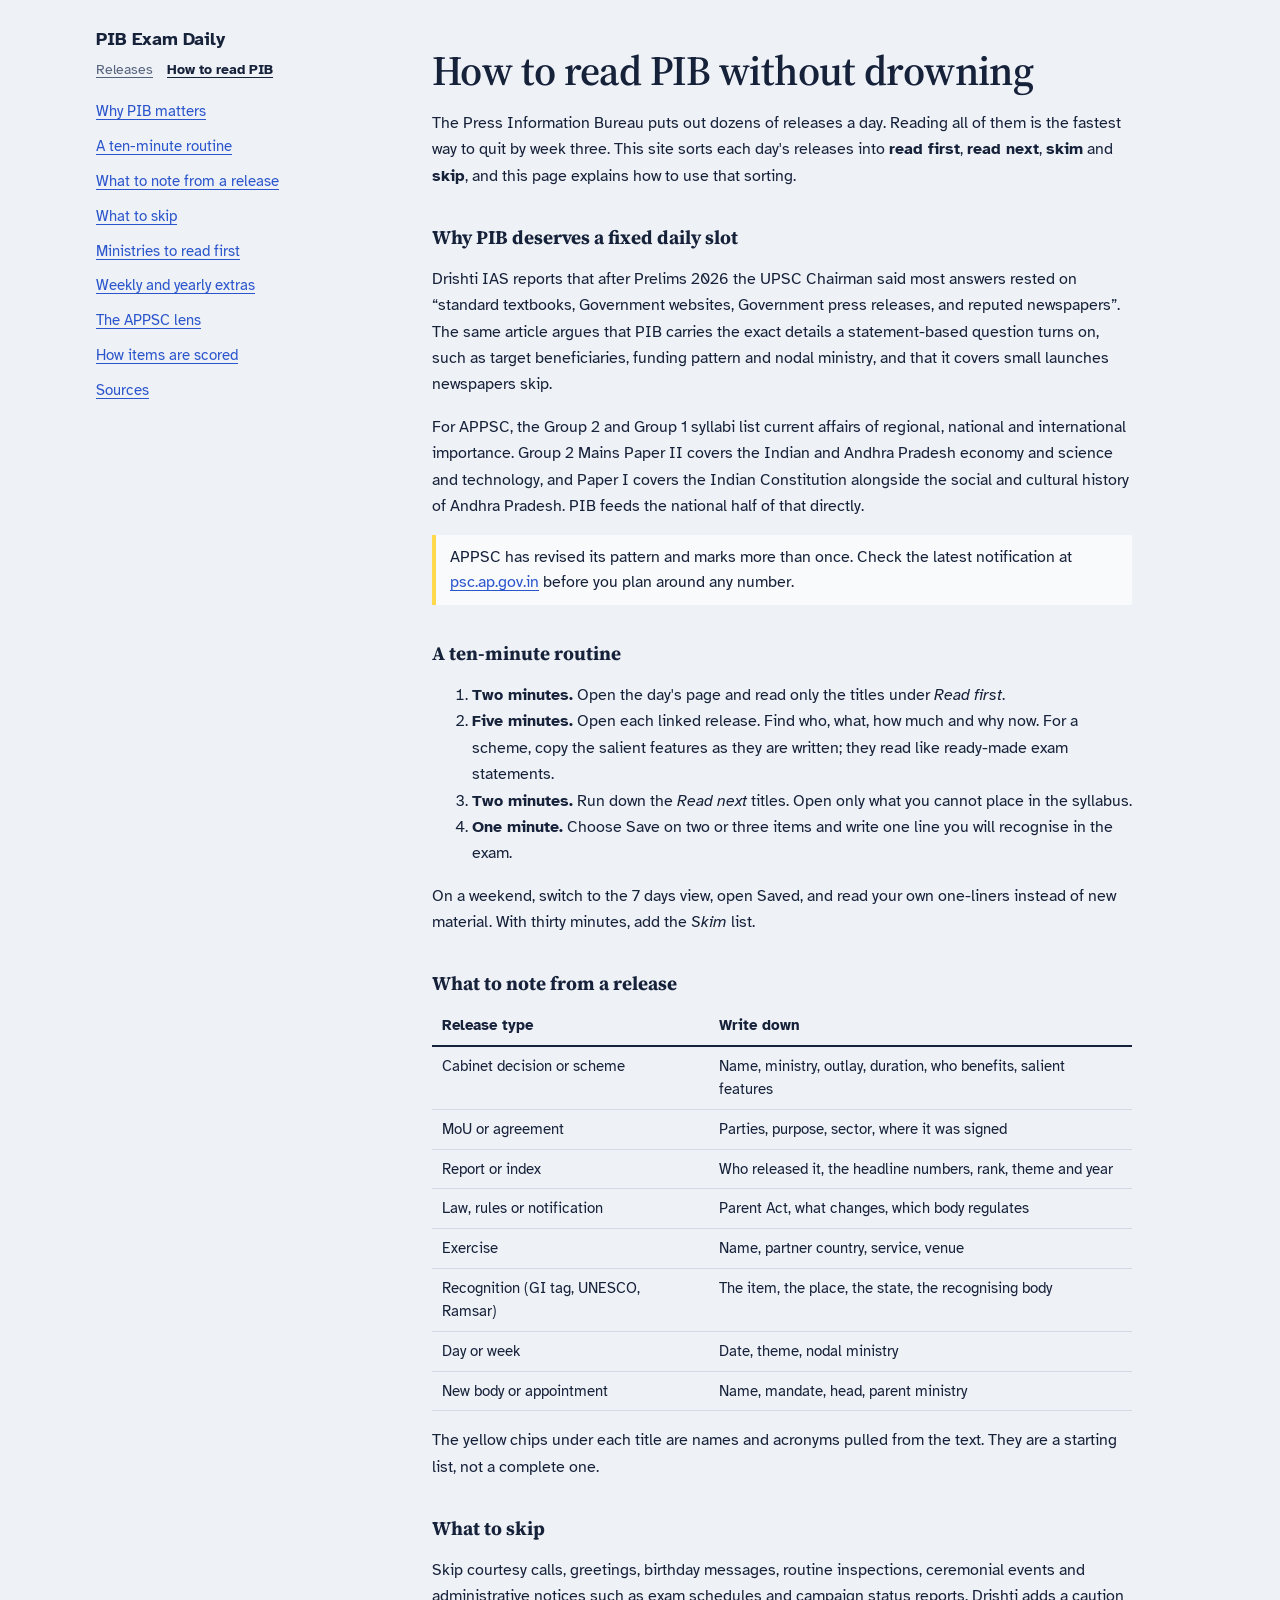
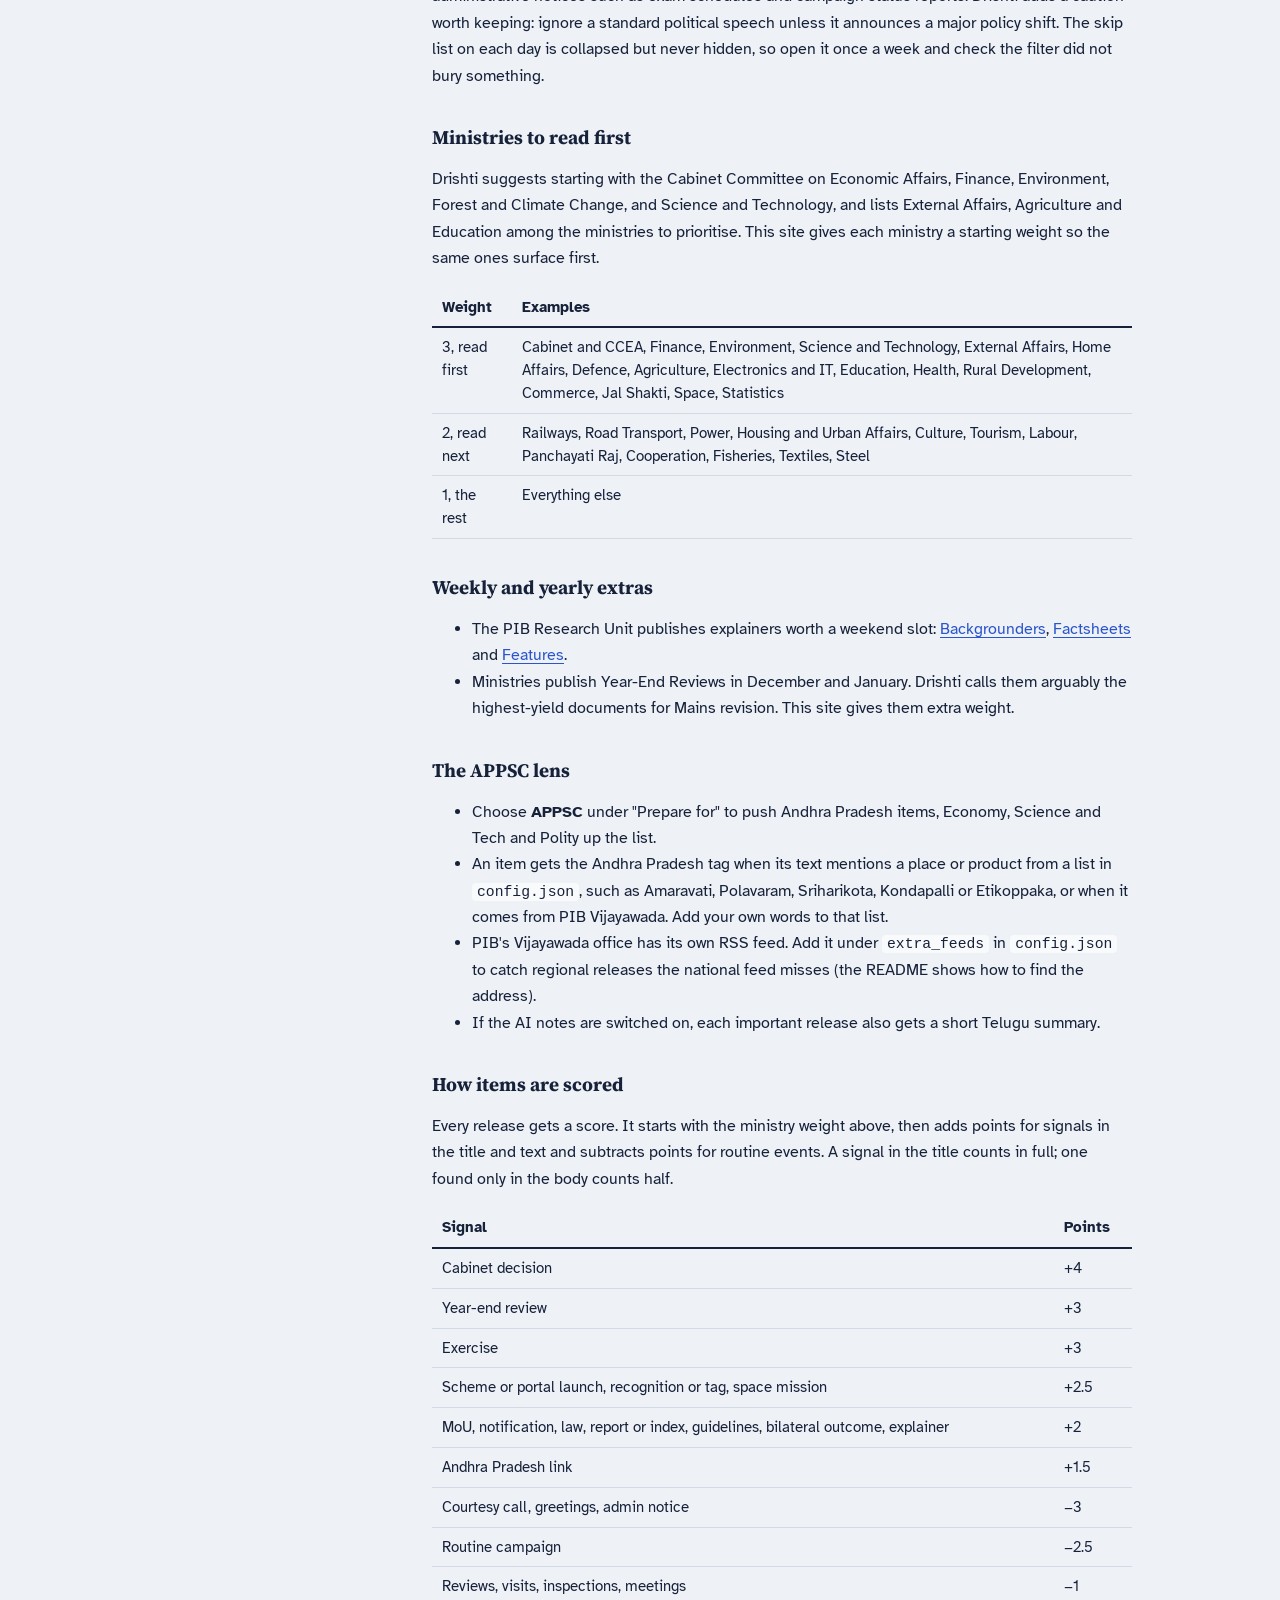
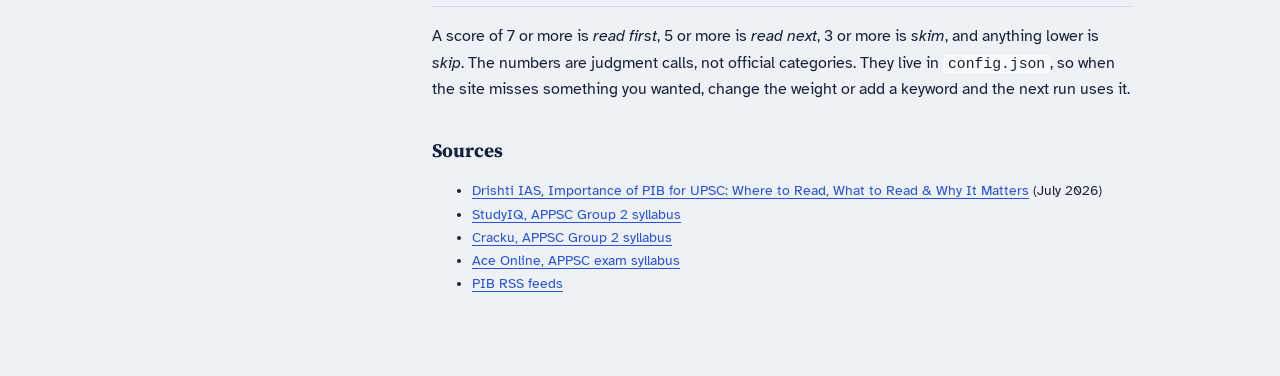
<file: guide.html>
<!doctype html>
<html lang="en">
<head>
  <meta charset="utf-8">
  <meta name="viewport" content="width=device-width, initial-scale=1">
  <title>How to read PIB | PIB Exam Daily</title>
  <meta name="description" content="A ten-minute daily routine for reading Press Information Bureau releases for UPSC and APPSC Group 1 and 2, with what to note and what to skip.">
  <link rel="preconnect" href="https://fonts.googleapis.com">
  <link rel="preconnect" href="https://fonts.gstatic.com" crossorigin>
  <link rel="stylesheet" href="https://fonts.googleapis.com/css2?family=Atkinson+Hyperlegible:wght@400;700&family=Noto+Sans+Telugu:wght@400;700&family=Source+Serif+4:opsz,wght@8..60,500;8..60,600&display=swap">
  <link rel="stylesheet" href="style.css">
  <link rel="icon" href="data:image/svg+xml,%3Csvg xmlns='http://www.w3.org/2000/svg' viewBox='0 0 32 32'%3E%3Ccircle cx='16' cy='16' r='13' fill='none' stroke='%2316213a' stroke-width='3'/%3E%3Ccircle cx='16' cy='16' r='7' fill='%23ffd84d'/%3E%3C/svg%3E">
</head>
<body>
<div class="shell">
  <aside class="rail">
    <div class="brand">
      <h1>PIB Exam Daily</h1>
      <nav aria-label="Pages">
        <a href="./">Releases</a>
        <a href="guide.html" aria-current="page">How to read PIB</a>
      </nav>
    </div>
    <nav class="controls" aria-label="On this page" style="margin-top:20px;font-size:0.92rem">
      <a href="#why">Why PIB matters</a>
      <a href="#routine">A ten-minute routine</a>
      <a href="#note">What to note from a release</a>
      <a href="#skip">What to skip</a>
      <a href="#ministries">Ministries to read first</a>
      <a href="#weekly">Weekly and yearly extras</a>
      <a href="#appsc">The APPSC lens</a>
      <a href="#scoring">How items are scored</a>
      <a href="#sources">Sources</a>
    </nav>
  </aside>

  <main class="main">
    <article class="prose">
      <h2>How to read PIB without drowning</h2>
      <p>The Press Information Bureau puts out dozens of releases a day. Reading all of them is the fastest way to quit by week three. This site sorts each day's releases into <b>read first</b>, <b>read next</b>, <b>skim</b> and <b>skip</b>, and this page explains how to use that sorting.</p>

      <h3 id="why">Why PIB deserves a fixed daily slot</h3>
      <p>Drishti IAS reports that after Prelims 2026 the UPSC Chairman said most answers rested on <q>standard textbooks, Government websites, Government press releases, and reputed newspapers</q>. The same article argues that PIB carries the exact details a statement-based question turns on, such as target beneficiaries, funding pattern and nodal ministry, and that it covers small launches newspapers skip.</p>
      <p>For APPSC, the Group 2 and Group 1 syllabi list current affairs of regional, national and international importance. Group 2 Mains Paper II covers the Indian and Andhra Pradesh economy and science and technology, and Paper I covers the Indian Constitution alongside the social and cultural history of Andhra Pradesh. PIB feeds the national half of that directly.</p>
      <div class="callout">APPSC has revised its pattern and marks more than once. Check the latest notification at <a href="https://psc.ap.gov.in/" target="_blank" rel="noopener">psc.ap.gov.in</a> before you plan around any number.</div>

      <h3 id="routine">A ten-minute routine</h3>
      <ol>
        <li><b>Two minutes.</b> Open the day's page and read only the titles under <i>Read first</i>.</li>
        <li><b>Five minutes.</b> Open each linked release. Find who, what, how much and why now. For a scheme, copy the salient features as they are written; they read like ready-made exam statements.</li>
        <li><b>Two minutes.</b> Run down the <i>Read next</i> titles. Open only what you cannot place in the syllabus.</li>
        <li><b>One minute.</b> Choose Save on two or three items and write one line you will recognise in the exam.</li>
      </ol>
      <p>On a weekend, switch to the 7 days view, open Saved, and read your own one-liners instead of new material. With thirty minutes, add the <i>Skim</i> list.</p>

      <h3 id="note">What to note from a release</h3>
      <table>
        <thead><tr><th>Release type</th><th>Write down</th></tr></thead>
        <tbody>
          <tr><td>Cabinet decision or scheme</td><td>Name, ministry, outlay, duration, who benefits, salient features</td></tr>
          <tr><td>MoU or agreement</td><td>Parties, purpose, sector, where it was signed</td></tr>
          <tr><td>Report or index</td><td>Who released it, the headline numbers, rank, theme and year</td></tr>
          <tr><td>Law, rules or notification</td><td>Parent Act, what changes, which body regulates</td></tr>
          <tr><td>Exercise</td><td>Name, partner country, service, venue</td></tr>
          <tr><td>Recognition (GI tag, UNESCO, Ramsar)</td><td>The item, the place, the state, the recognising body</td></tr>
          <tr><td>Day or week</td><td>Date, theme, nodal ministry</td></tr>
          <tr><td>New body or appointment</td><td>Name, mandate, head, parent ministry</td></tr>
        </tbody>
      </table>
      <p>The yellow chips under each title are names and acronyms pulled from the text. They are a starting list, not a complete one.</p>

      <h3 id="skip">What to skip</h3>
      <p>Skip courtesy calls, greetings, birthday messages, routine inspections, ceremonial events and administrative notices such as exam schedules and campaign status reports. Drishti adds a caution worth keeping: ignore a standard political speech unless it announces a major policy shift. The skip list on each day is collapsed but never hidden, so open it once a week and check the filter did not bury something.</p>

      <h3 id="ministries">Ministries to read first</h3>
      <p>Drishti suggests starting with the Cabinet Committee on Economic Affairs, Finance, Environment, Forest and Climate Change, and Science and Technology, and lists External Affairs, Agriculture and Education among the ministries to prioritise. This site gives each ministry a starting weight so the same ones surface first.</p>
      <table>
        <thead><tr><th>Weight</th><th>Examples</th></tr></thead>
        <tbody>
          <tr><td>3, read first</td><td>Cabinet and CCEA, Finance, Environment, Science and Technology, External Affairs, Home Affairs, Defence, Agriculture, Electronics and IT, Education, Health, Rural Development, Commerce, Jal Shakti, Space, Statistics</td></tr>
          <tr><td>2, read next</td><td>Railways, Road Transport, Power, Housing and Urban Affairs, Culture, Tourism, Labour, Panchayati Raj, Cooperation, Fisheries, Textiles, Steel</td></tr>
          <tr><td>1, the rest</td><td>Everything else</td></tr>
        </tbody>
      </table>

      <h3 id="weekly">Weekly and yearly extras</h3>
      <ul>
        <li>The PIB Research Unit publishes explainers worth a weekend slot: <a href="https://pib.gov.in/ViewBackgrounder.aspx?MenuId=473" target="_blank" rel="noopener">Backgrounders</a>, <a href="https://pib.gov.in/AllFactsheet.aspx?MenuId=472" target="_blank" rel="noopener">Factsheets</a> and <a href="https://pib.gov.in/ViewFeatures.aspx?MenuId=471" target="_blank" rel="noopener">Features</a>.</li>
        <li>Ministries publish Year-End Reviews in December and January. Drishti calls them arguably the highest-yield documents for Mains revision. This site gives them extra weight.</li>
      </ul>

      <h3 id="appsc">The APPSC lens</h3>
      <ul>
        <li>Choose <b>APPSC</b> under "Prepare for" to push Andhra Pradesh items, Economy, Science and Tech and Polity up the list.</li>
        <li>An item gets the Andhra Pradesh tag when its text mentions a place or product from a list in <code>config.json</code>, such as Amaravati, Polavaram, Sriharikota, Kondapalli or Etikoppaka, or when it comes from PIB Vijayawada. Add your own words to that list.</li>
        <li>PIB's Vijayawada office has its own RSS feed. Add it under <code>extra_feeds</code> in <code>config.json</code> to catch regional releases the national feed misses (the README shows how to find the address).</li>
        <li>If the AI notes are switched on, each important release also gets a short Telugu summary.</li>
      </ul>

      <h3 id="scoring">How items are scored</h3>
      <p>Every release gets a score. It starts with the ministry weight above, then adds points for signals in the title and text and subtracts points for routine events. A signal in the title counts in full; one found only in the body counts half.</p>
      <table>
        <thead><tr><th>Signal</th><th>Points</th></tr></thead>
        <tbody>
          <tr><td>Cabinet decision</td><td>+4</td></tr>
          <tr><td>Year-end review</td><td>+3</td></tr>
          <tr><td>Exercise</td><td>+3</td></tr>
          <tr><td>Scheme or portal launch, recognition or tag, space mission</td><td>+2.5</td></tr>
          <tr><td>MoU, notification, law, report or index, guidelines, bilateral outcome, explainer</td><td>+2</td></tr>
          <tr><td>Andhra Pradesh link</td><td>+1.5</td></tr>
          <tr><td>Courtesy call, greetings, admin notice</td><td>&minus;3</td></tr>
          <tr><td>Routine campaign</td><td>&minus;2.5</td></tr>
          <tr><td>Reviews, visits, inspections, meetings</td><td>&minus;1</td></tr>
        </tbody>
      </table>
      <p>A score of 7 or more is <i>read first</i>, 5 or more is <i>read next</i>, 3 or more is <i>skim</i>, and anything lower is <i>skip</i>. The numbers are judgment calls, not official categories. They live in <code>config.json</code>, so when the site misses something you wanted, change the weight or add a keyword and the next run uses it.</p>

      <h3 id="sources">Sources</h3>
      <ul class="src">
        <li><a href="https://www.drishtiias.com/blog/why-pib-is-important-for-upsc-preparation-how-to-read-and-where-to-read" target="_blank" rel="noopener">Drishti IAS, Importance of PIB for UPSC: Where to Read, What to Read &amp; Why It Matters</a> (July 2026)</li>
        <li><a href="https://www.studyiq.com/articles/appsc-group-2-syllabus/" target="_blank" rel="noopener">StudyIQ, APPSC Group 2 syllabus</a></li>
        <li><a href="https://cracku.in/blog/appsc-group-2-syllabus-2018-pdf-download/" target="_blank" rel="noopener">Cracku, APPSC Group 2 syllabus</a></li>
        <li><a href="https://blog.ace.online/appsc-exam-syllabus" target="_blank" rel="noopener">Ace Online, APPSC exam syllabus</a></li>
        <li><a href="https://www.pib.gov.in/ViewRss.aspx?reg=3" target="_blank" rel="noopener">PIB RSS feeds</a></li>
      </ul>
    </article>
  </main>
</div>
</body>
</html>
</file>
<file: style.css>
/* PIB Exam Daily
   Design notes: a cool exam-hall paper, navy ink, one highlighter yellow reserved for "read first",
   and an OMR bubble as the read-tracker. Titles are set in a serif because they quote official text;
   everything we add (tags, notes, controls) is set in a hyperlegible sans. */

:root {
  --bg: #eef1f5;
  --surface: #f9fafc;
  --ink: #16213a;
  --muted: #55627d;
  --rule: #d3dae5;
  --marker: #ffd84d;
  --marker-ink: #3d3000;
  --pencil: #2a55cc;
  --ap: #0a7561;
  --skip: #7d889e;
  --danger: #b3261e;
  --focus: #2a55cc;
  --serif: "Source Serif 4", "Noto Serif", Georgia, serif;
  --sans: "Atkinson Hyperlegible", "Noto Sans Telugu", system-ui, -apple-system, "Segoe UI", sans-serif;
  --gutter: 16px;
  color-scheme: light;
}

@media (prefers-color-scheme: dark) {
  :root:not([data-theme="light"]) {
    --bg: #0f1526;
    --surface: #151c31;
    --ink: #e6ebf7;
    --muted: #9ba7c0;
    --rule: #26304b;
    --marker: #e6b712;
    --marker-ink: #1d1600;
    --pencil: #86a6ff;
    --ap: #3ccaa8;
    --skip: #7f8aa3;
    --danger: #ff8a80;
    --focus: #86a6ff;
    color-scheme: dark;
  }
}
:root[data-theme="dark"] {
  --bg: #0f1526;
  --surface: #151c31;
  --ink: #e6ebf7;
  --muted: #9ba7c0;
  --rule: #26304b;
  --marker: #e6b712;
  --marker-ink: #1d1600;
  --pencil: #86a6ff;
  --ap: #3ccaa8;
  --skip: #7f8aa3;
  --danger: #ff8a80;
  --focus: #86a6ff;
  color-scheme: dark;
}

* { box-sizing: border-box; }
html { -webkit-text-size-adjust: 100%; }
body {
  margin: 0;
  background: var(--bg);
  color: var(--ink);
  font: 16px/1.55 var(--sans);
}
a { color: var(--pencil); text-underline-offset: 3px; }
button { font: inherit; color: inherit; }
:focus-visible { outline: 3px solid var(--focus); outline-offset: 2px; border-radius: 4px; }
.sr { position: absolute; width: 1px; height: 1px; overflow: hidden; clip: rect(0 0 0 0); white-space: nowrap; }

/* ------------------------------------------------------------ shell */
.shell { display: block; max-width: 1120px; margin: 0 auto; padding: 0 var(--gutter) 64px; }

.rail { padding: 20px 0 8px; }
.brand { display: flex; align-items: baseline; justify-content: space-between; gap: 12px; }
.brand h1 { margin: 0; font: 700 1.15rem/1.2 var(--sans); letter-spacing: -0.01em; }
.brand nav { display: flex; gap: 14px; font-size: 0.9rem; }
.brand nav a { color: var(--muted); }
.brand nav a[aria-current="page"] { color: var(--ink); font-weight: 700; }

.days {
  display: flex; gap: 6px; overflow-x: auto; margin: 16px calc(var(--gutter) * -1) 0; padding: 4px var(--gutter) 10px;
  scroll-snap-type: x proximity; scrollbar-width: thin;
}
.day {
  flex: 0 0 auto; scroll-snap-align: start; min-width: 64px; padding: 8px 10px 9px; text-align: left; cursor: pointer;
  background: transparent; border: 1px solid var(--rule); border-radius: 8px; line-height: 1.2;
}
.day b { display: block; font-size: 1.05rem; }
.day span { display: block; color: var(--muted); font-size: 0.78rem; }
.day[aria-pressed="true"] { background: var(--ink); color: var(--bg); border-color: var(--ink); }
.day[aria-pressed="true"] span { color: inherit; opacity: 0.8; }
.day .dots { display: flex; gap: 3px; margin-top: 6px; }
.day .dots i { width: 7px; height: 7px; border-radius: 50%; border: 1.5px solid currentColor; opacity: 0.55; }
.day .dots i.on { background: var(--marker); border-color: var(--marker); opacity: 1; }

.controls { margin-top: 8px; display: grid; gap: 12px; }
.search input {
  width: 100%; padding: 10px 12px; border: 1px solid var(--rule); border-radius: 8px; background: var(--surface);
  color: var(--ink); font: inherit;
}
.seg { display: inline-flex; border: 1px solid var(--rule); border-radius: 8px; overflow: hidden; }
.seg button { padding: 7px 10px; background: transparent; border: 0; cursor: pointer; font-size: 0.88rem; color: var(--muted); white-space: nowrap; }
.seg button + button { border-left: 1px solid var(--rule); }
.seg button[aria-pressed="true"] { background: var(--ink); color: var(--bg); }
.row { display: flex; flex-wrap: wrap; gap: 10px 14px; align-items: center; }
.row label { font-size: 0.88rem; color: var(--muted); }
.chips { display: flex; flex-wrap: wrap; gap: 6px; }
.chip {
  padding: 4px 10px; border: 1px solid var(--rule); border-radius: 999px; background: transparent; cursor: pointer;
  font-size: 0.82rem; color: var(--muted);
}
.chip[aria-pressed="true"] { border-color: var(--pencil); color: var(--pencil); background: color-mix(in srgb, var(--pencil) 10%, transparent); }
select {
  padding: 6px 8px; border: 1px solid var(--rule); border-radius: 8px; background: var(--surface); color: var(--ink); font: inherit; max-width: 100%;
}
.check { display: inline-flex; gap: 6px; align-items: center; cursor: pointer; font-size: 0.9rem; color: var(--ink); }
.check input { width: 18px; height: 18px; accent-color: var(--ap); }
details.more > summary { cursor: pointer; font-size: 0.9rem; color: var(--muted); padding: 4px 0; }
details.more[open] > summary { margin-bottom: 8px; }

/* ------------------------------------------------------------ main column */
.main { min-width: 0; padding-top: 12px; }
.banner {
  margin: 0 0 16px; padding: 10px 12px; border-left: 4px solid var(--marker); background: var(--surface); font-size: 0.92rem;
}
.banner.err { border-color: var(--danger); }

.head h2 { margin: 8px 0 2px; font: 600 clamp(1.7rem, 5.5vw, 2.5rem)/1.1 var(--serif); letter-spacing: -0.015em; }
.head p { margin: 0; color: var(--muted); }

section.group { margin-top: 36px; }
.group > header { display: flex; flex-wrap: wrap; align-items: center; gap: 6px 14px; padding-bottom: 8px; border-bottom: 2px solid var(--ink); }
.group h3 { margin: 0; font: 700 1.05rem/1.2 var(--sans); }
.group .tally { color: var(--muted); font-size: 0.88rem; }
.group .bubbles { display: flex; gap: 4px; margin-left: auto; flex-wrap: wrap; }
.group[data-tier="must"] > header { border-bottom-color: var(--marker); border-bottom-width: 5px; }
.group[data-tier="must"] h3 { background: var(--marker); color: var(--marker-ink); padding: 1px 9px; border-radius: 3px; }
.group[data-tier="skip"] h3, .group[data-tier="skip"] .tally { color: var(--skip); }

.bubble { width: 12px; height: 12px; border-radius: 50%; border: 1.5px solid var(--ink); }
.bubble.on { background: var(--ink); }

ol.items { list-style: none; margin: 0; padding: 0; }
.item { display: grid; grid-template-columns: 34px minmax(0, 1fr); gap: 0 10px; padding: 18px 0; border-bottom: 1px solid var(--rule); }
.item.read .title, .item.read .excerpt { opacity: 0.55; }

/* the OMR bubble */
.omr {
  width: 28px; height: 28px; margin-top: 2px; border-radius: 50%; border: 2px solid var(--ink); background: transparent; cursor: pointer;
  display: grid; place-items: center; padding: 0;
}
.omr::after { content: ""; width: 16px; height: 16px; border-radius: 50%; background: var(--ink); transform: scale(0); transition: transform 0.12s ease-out; }
.omr[aria-pressed="true"]::after { transform: scale(1); }

.meta { display: flex; flex-wrap: wrap; gap: 2px 10px; font-size: 0.84rem; color: var(--muted); }
.meta .min { font-weight: 700; color: var(--ink); }
.title { margin: 3px 0 6px; font: 600 1.28rem/1.3 var(--serif); letter-spacing: -0.005em; }
.title a { color: inherit; text-decoration: none; }
.title a:hover { text-decoration: underline; text-decoration-thickness: 1.5px; }
.tags { display: flex; flex-wrap: wrap; gap: 6px; margin: 2px 0 8px; }
.tag { padding: 1px 8px; border-radius: 4px; font-size: 0.8rem; border: 1px solid var(--rule); color: var(--muted); }
.tag.type { border-color: var(--ink); color: var(--ink); }
.tag.ap { border-color: var(--ap); color: var(--ap); font-weight: 700; }
.excerpt { margin: 0 0 8px; color: var(--ink); max-width: 68ch; display: -webkit-box; -webkit-line-clamp: 3; -webkit-box-orient: vertical; overflow: hidden; }
.item.open .excerpt { display: block; }

.hooks { display: flex; flex-wrap: wrap; gap: 6px; margin: 0 0 8px; }
.hook { padding: 1px 7px; border-radius: 4px; background: color-mix(in srgb, var(--marker) 38%, transparent); color: var(--ink); font-size: 0.84rem; }
.figs { font-size: 0.88rem; color: var(--muted); margin: 0 0 8px; }

.actions { display: flex; flex-wrap: wrap; gap: 4px 16px; align-items: center; }
.link-btn { background: none; border: 0; padding: 4px 0; cursor: pointer; color: var(--pencil); font-size: 0.9rem; text-decoration: underline; text-underline-offset: 3px; }
.link-btn[aria-pressed="true"] { color: var(--ink); font-weight: 700; text-decoration: none; }
.actions a { font-size: 0.9rem; }

.notes { margin-top: 12px; padding: 12px 14px; background: var(--surface); border-left: 4px solid var(--pencil); max-width: 70ch; }
.notes h4 { margin: 0 0 4px; font-size: 0.92rem; }
.notes ul { margin: 0 0 10px; padding-left: 20px; }
.notes p { margin: 0 0 10px; }
.notes .caveat { color: var(--muted); font-size: 0.82rem; margin: 6px 0 0; }
.notes .te { font-size: 1.02rem; line-height: 1.7; }
.mcq { margin-top: 8px; }
.mcq .q { font-weight: 700; margin: 0 0 6px; }
.mcq button.opt {
  display: block; width: 100%; text-align: left; margin: 4px 0; padding: 8px 10px; border: 1px solid var(--rule); border-radius: 8px; background: transparent; cursor: pointer;
}
.mcq button.opt.right { border-color: var(--ap); background: color-mix(in srgb, var(--ap) 14%, transparent); }
.mcq button.opt.wrong { border-color: var(--danger); background: color-mix(in srgb, var(--danger) 12%, transparent); }
.mcq .why { margin: 6px 0 0; font-size: 0.92rem; }

.empty { padding: 40px 0; color: var(--muted); max-width: 52ch; }
.empty b { color: var(--ink); }

.skipwrap > summary { cursor: pointer; padding: 10px 0; color: var(--skip); }
.skipwrap .item .title { font-size: 1.05rem; font-weight: 500; }

.foot { margin-top: 56px; padding-top: 16px; border-top: 1px solid var(--rule); color: var(--muted); font-size: 0.85rem; max-width: 70ch; }

/* ------------------------------------------------------------ guide page */
.prose { max-width: 70ch; padding-top: 12px; }
.prose h2 { font: 600 clamp(1.8rem, 5.5vw, 2.6rem)/1.1 var(--serif); letter-spacing: -0.015em; margin: 8px 0 12px; }
.prose h3 { font: 700 1.2rem/1.3 var(--serif); margin: 36px 0 8px; }
.prose p, .prose li { line-height: 1.65; }
.prose table { border-collapse: collapse; width: 100%; font-size: 0.92rem; margin: 10px 0; }
.prose th, .prose td { text-align: left; vertical-align: top; padding: 8px 10px; border-bottom: 1px solid var(--rule); }
.prose th { border-bottom: 2px solid var(--ink); }
.prose .callout { padding: 10px 14px; border-left: 4px solid var(--marker); background: var(--surface); margin: 14px 0; }
.prose code { font-size: 0.92em; background: var(--surface); padding: 1px 5px; border-radius: 4px; }
.prose .src li { font-size: 0.88rem; }

/* ------------------------------------------------------------ wide screens */
@media (min-width: 960px) {
  .shell { display: grid; grid-template-columns: 280px minmax(0, 1fr); column-gap: 56px; align-items: start; }
  .rail { position: sticky; top: 0; padding-top: 28px; max-height: 100vh; overflow-y: auto; }
  .brand { flex-direction: column; align-items: flex-start; gap: 8px; }
  .days { flex-direction: column; overflow: visible; margin: 18px 0 0; padding: 0; gap: 4px; }
  .day { display: flex; align-items: center; justify-content: space-between; gap: 10px; width: 100%; padding: 8px 12px; }
  .day b { display: inline; font-size: 0.98rem; }
  .day span { display: inline; margin-left: 8px; }
  .day .dots { margin-top: 0; }
  .main { padding-top: 28px; }
}

@media (prefers-reduced-motion: reduce) {
  .omr::after { transition: none; }
}
@media print {
  .rail, .actions, .omr { display: none !important; }
  .shell { display: block; }
  .excerpt { -webkit-line-clamp: unset; display: block; }
  body { background: #fff; color: #000; }
}
</file>
